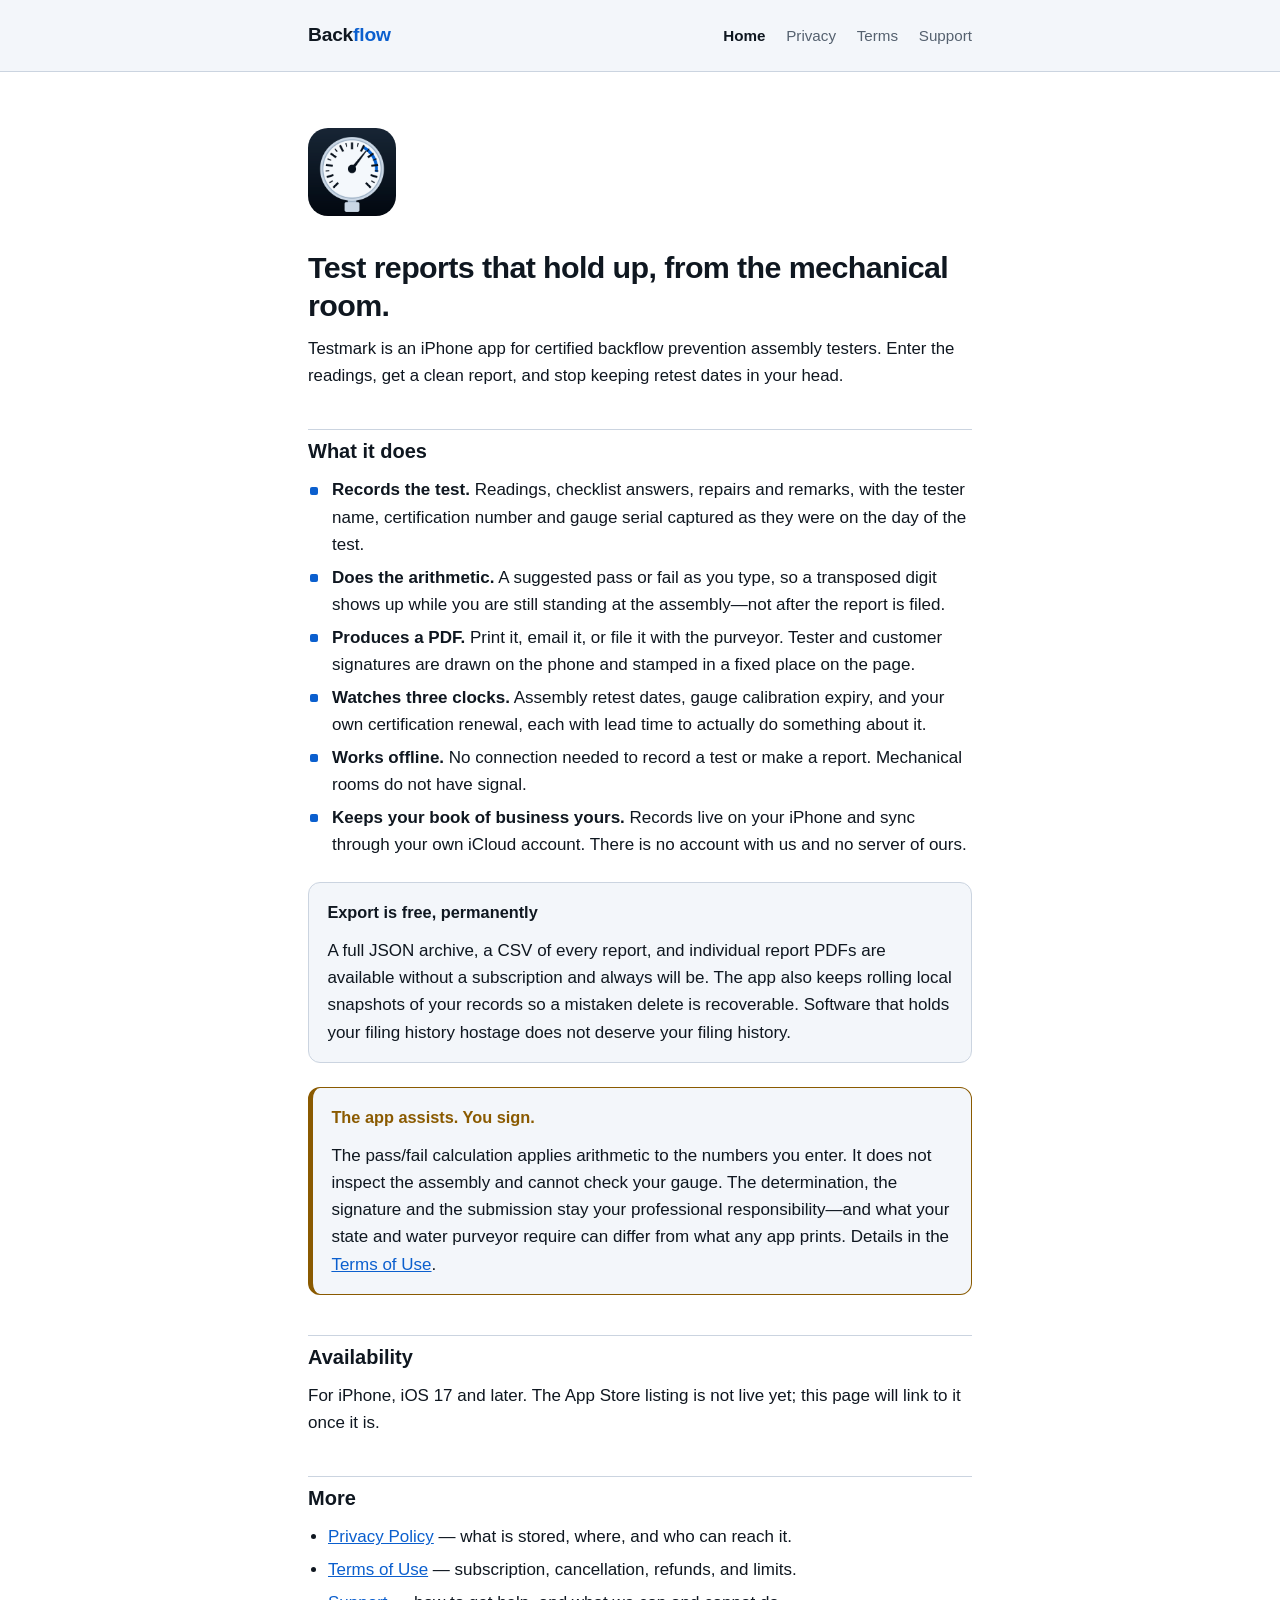
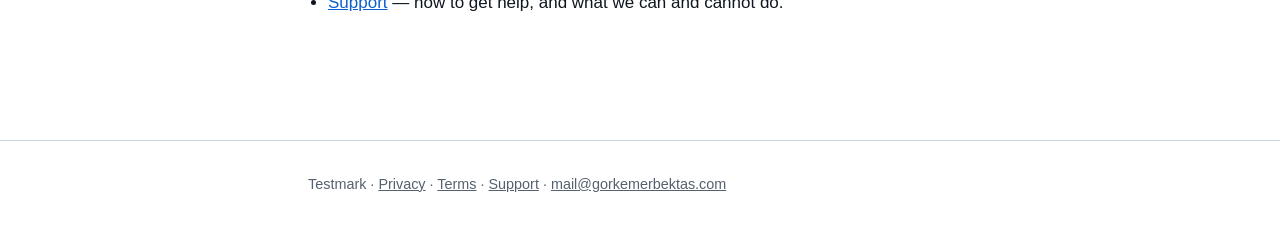
<file: index.html>
<!DOCTYPE html>
<html lang="en">
<head>
<meta charset="utf-8">
<meta name="viewport" content="width=device-width, initial-scale=1">
<title>Testmark — test reports for certified testers</title>
<meta name="description" content="Record a backflow test, get a printable report, and never miss a retest date. Works offline. Your records stay yours.">
<link rel="icon" href="icon.png">
<link rel="apple-touch-icon" href="icon.png">
<link rel="stylesheet" href="style.css">
</head>
<body>

<header class="site">
  <div class="wrap">
    <a class="brand" href="index.html">Back<span>flow</span></a>
    <nav class="site">
      <a href="index.html" aria-current="page">Home</a>
      <a href="privacy.html">Privacy</a>
      <a href="terms.html">Terms</a>
      <a href="support.html">Support</a>
    </nav>
  </div>
</header>

<main class="wrap">

<img src="icon.png" alt="" width="88" height="88"
     style="border-radius:20px;margin-top:2rem;display:block;">

<h1>Test reports that hold up, from the mechanical room.</h1>

<p class="lede">
  Testmark is an iPhone app for certified backflow prevention assembly testers. Enter the
  readings, get a clean report, and stop keeping retest dates in your head.
</p>

<h2>What it does</h2>
<ul class="features">
  <li><strong>Records the test.</strong> Readings, checklist answers, repairs and remarks, with
      the tester name, certification number and gauge serial captured as they were on the
      day of the test.</li>
  <li><strong>Does the arithmetic.</strong> A suggested pass or fail as you type, so a
      transposed digit shows up while you are still standing at the assembly&mdash;not after
      the report is filed.</li>
  <li><strong>Produces a PDF.</strong> Print it, email it, or file it with the purveyor. Tester
      and customer signatures are drawn on the phone and stamped in a fixed place on the
      page.</li>
  <li><strong>Watches three clocks.</strong> Assembly retest dates, gauge calibration expiry,
      and your own certification renewal, each with lead time to actually do something
      about it.</li>
  <li><strong>Works offline.</strong> No connection needed to record a test or make a report.
      Mechanical rooms do not have signal.</li>
  <li><strong>Keeps your book of business yours.</strong> Records live on your iPhone and sync
      through your own iCloud account. There is no account with us and no server of ours.</li>
</ul>

<div class="card">
  <h3>Export is free, permanently</h3>
  <p>
    A full JSON archive, a CSV of every report, and individual report PDFs are available
    without a subscription and always will be. The app also keeps rolling local snapshots
    of your records so a mistaken delete is recoverable. Software that holds your filing
    history hostage does not deserve your filing history.
  </p>
</div>

<div class="card important">
  <h3>The app assists. You sign.</h3>
  <p>
    The pass/fail calculation applies arithmetic to the numbers you enter. It does not
    inspect the assembly and cannot check your gauge. The determination, the signature and
    the submission stay your professional responsibility&mdash;and what your state and water
    purveyor require can differ from what any app prints. Details in the
    <a href="terms.html">Terms of Use</a>.
  </p>
</div>

<h2>Availability</h2>
<p>
  For iPhone, iOS 17 and later. The App Store listing is not live yet; this page will link
  to it once it is.
</p>

<h2>More</h2>
<ul>
  <li><a href="privacy.html">Privacy Policy</a> &mdash; what is stored, where, and who can reach it.</li>
  <li><a href="terms.html">Terms of Use</a> &mdash; subscription, cancellation, refunds, and limits.</li>
  <li><a href="support.html">Support</a> &mdash; how to get help, and what we can and cannot do.</li>
</ul>

</main>

<footer class="site">
  <div class="wrap">
    <p>
      Testmark &middot;
      <a href="privacy.html">Privacy</a> &middot;
      <a href="terms.html">Terms</a> &middot;
      <a href="support.html">Support</a> &middot;
      <a href="mailto:mail@gorkemerbektas.com">mail@gorkemerbektas.com</a>
    </p>
  </div>
</footer>

</body>
</html>
</file>
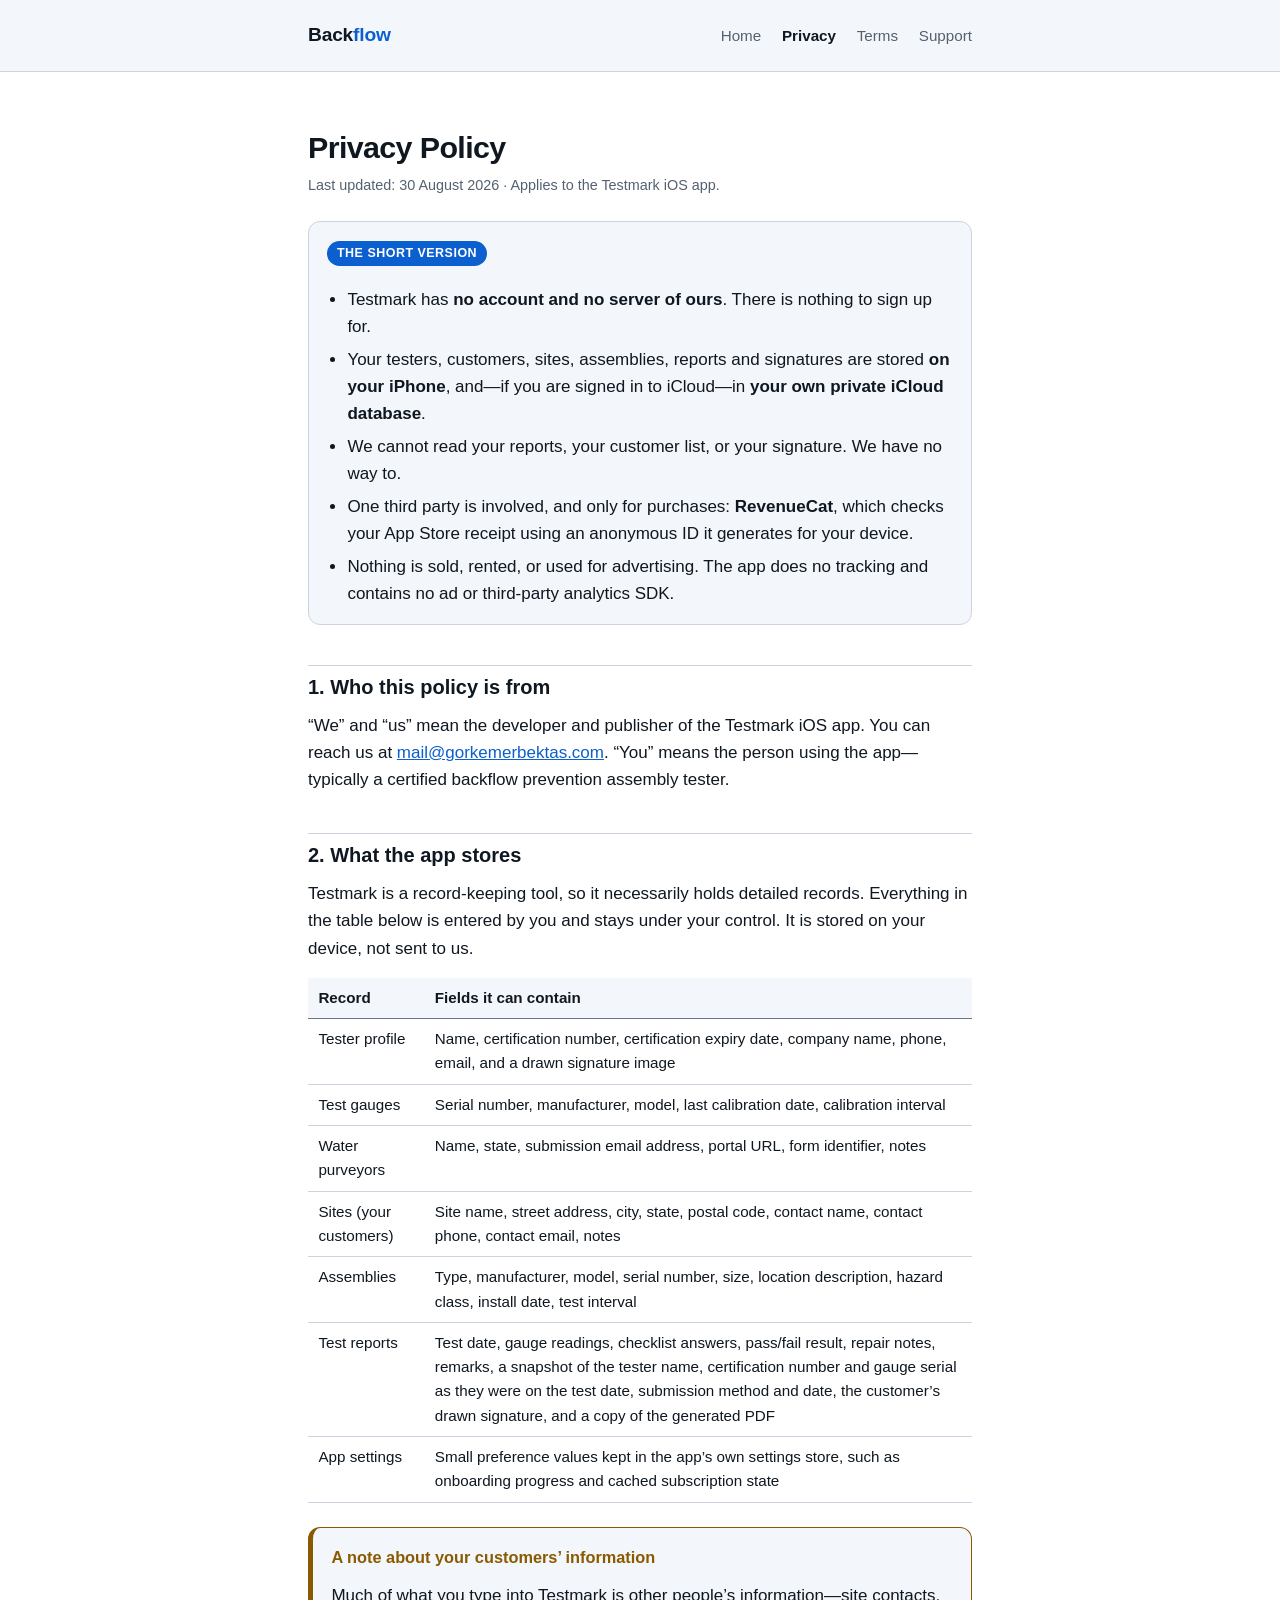
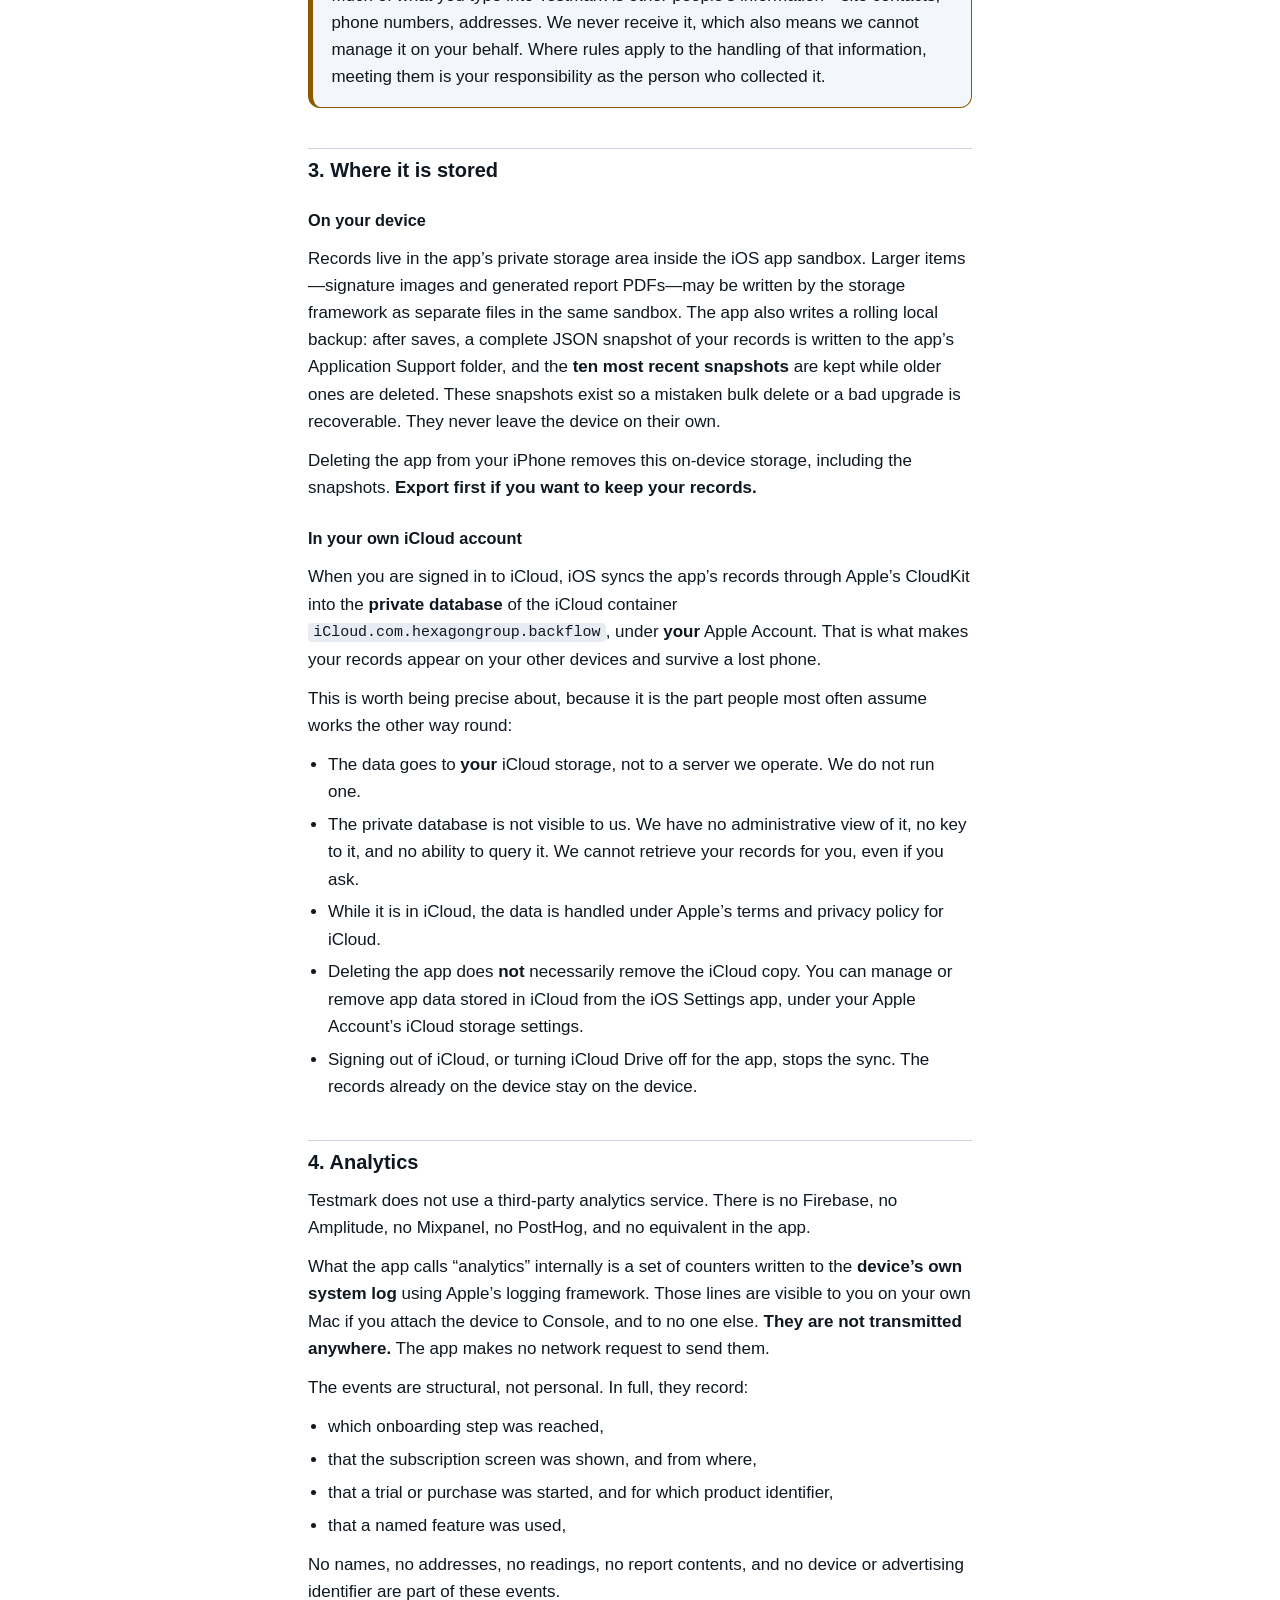
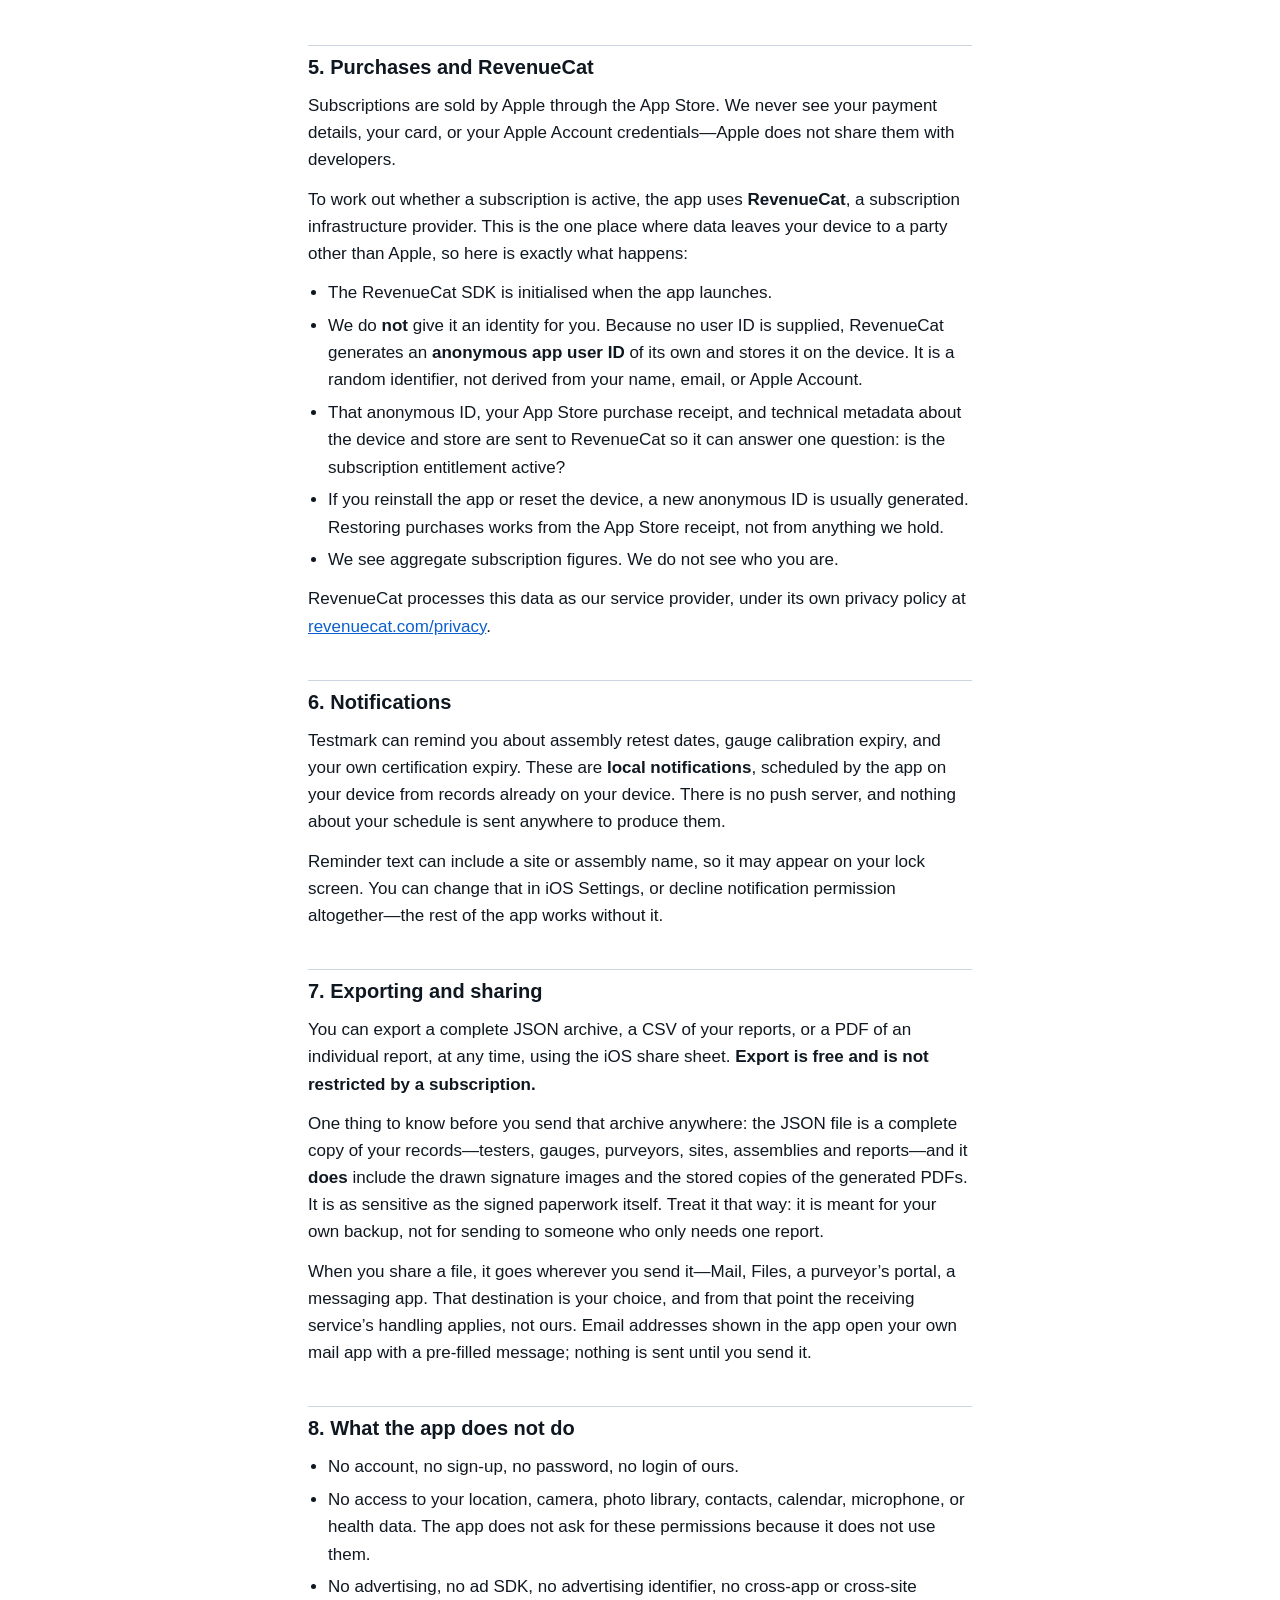
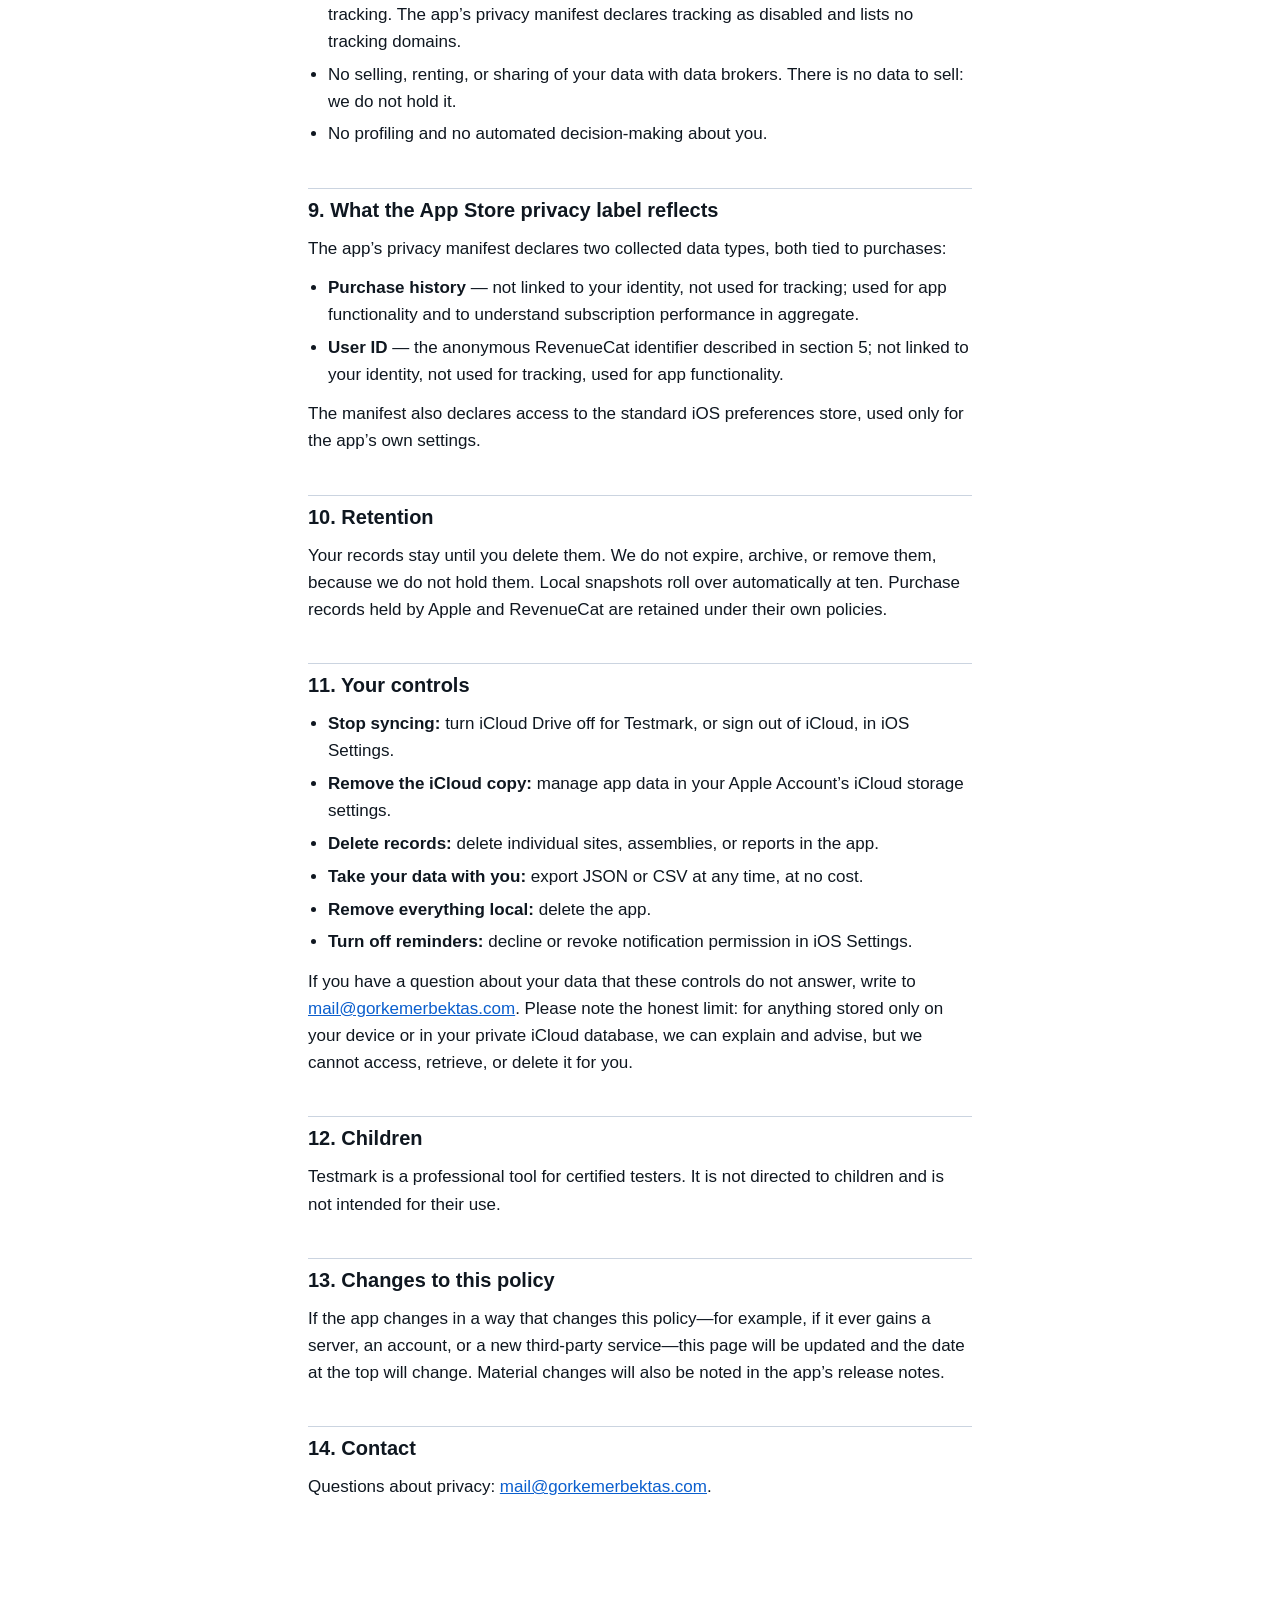
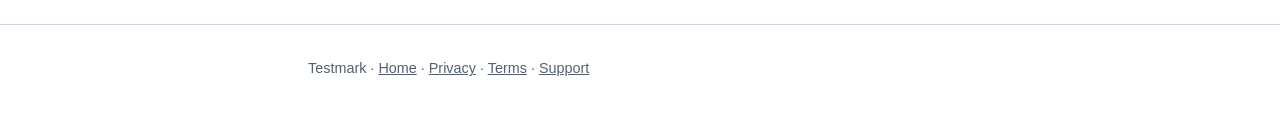
<file: privacy.html>
<!DOCTYPE html>
<html lang="en">
<head>
<meta charset="utf-8">
<meta name="viewport" content="width=device-width, initial-scale=1">
<title>Privacy Policy — Testmark</title>
<meta name="description" content="What Testmark stores, where it is stored, and who can reach it.">
<link rel="stylesheet" href="style.css">
</head>
<body>

<!--
  NOT LEGAL ADVICE. This page was written from the app's actual source code so
  that every statement below is verifiable, but it has NOT been reviewed by a
  lawyer. Have counsel review it before the App Store submission, and again if
  the app ever gains a server, an account system, or a third-party SDK.

  Two placeholders a lawyer or the publisher must settle:
    1. The legal entity name of the publisher (this page says "we" and gives a
       contact address instead of naming an entity).
    2. Whether a governing-law / data-transfer section is required for the
       markets this app is sold in.
-->

<header class="site">
  <div class="wrap">
    <a class="brand" href="index.html">Back<span>flow</span></a>
    <nav class="site">
      <a href="index.html">Home</a>
      <a href="privacy.html" aria-current="page">Privacy</a>
      <a href="terms.html">Terms</a>
      <a href="support.html">Support</a>
    </nav>
  </div>
</header>

<main class="wrap">

<h1>Privacy Policy</h1>
<p class="updated">Last updated: 30 August 2026 &middot; Applies to the Testmark iOS app.</p>

<div class="card">
  <span class="pill">The short version</span>
  <ul>
    <li>Testmark has <strong>no account and no server of ours</strong>. There is nothing to sign up for.</li>
    <li>Your testers, customers, sites, assemblies, reports and signatures are stored <strong>on your iPhone</strong>, and&mdash;if you are signed in to iCloud&mdash;in <strong>your own private iCloud database</strong>.</li>
    <li>We cannot read your reports, your customer list, or your signature. We have no way to.</li>
    <li>One third party is involved, and only for purchases: <strong>RevenueCat</strong>, which checks your App Store receipt using an anonymous ID it generates for your device.</li>
    <li>Nothing is sold, rented, or used for advertising. The app does no tracking and contains no ad or third-party analytics SDK.</li>
  </ul>
</div>

<h2>1. Who this policy is from</h2>
<p>
  &ldquo;We&rdquo; and &ldquo;us&rdquo; mean the developer and publisher of the Testmark iOS app.
  You can reach us at <a href="mailto:mail@gorkemerbektas.com">mail@gorkemerbektas.com</a>.
  &ldquo;You&rdquo; means the person using the app&mdash;typically a certified backflow prevention
  assembly tester.
</p>

<h2>2. What the app stores</h2>
<p>
  Testmark is a record-keeping tool, so it necessarily holds detailed records. Everything
  in the table below is entered by you and stays under your control. It is stored on your
  device, not sent to us.
</p>

<div class="table-scroll">
<table>
  <thead>
    <tr><th>Record</th><th>Fields it can contain</th></tr>
  </thead>
  <tbody>
    <tr>
      <td>Tester profile</td>
      <td>Name, certification number, certification expiry date, company name, phone, email, and a drawn signature image</td>
    </tr>
    <tr>
      <td>Test gauges</td>
      <td>Serial number, manufacturer, model, last calibration date, calibration interval</td>
    </tr>
    <tr>
      <td>Water purveyors</td>
      <td>Name, state, submission email address, portal URL, form identifier, notes</td>
    </tr>
    <tr>
      <td>Sites (your customers)</td>
      <td>Site name, street address, city, state, postal code, contact name, contact phone, contact email, notes</td>
    </tr>
    <tr>
      <td>Assemblies</td>
      <td>Type, manufacturer, model, serial number, size, location description, hazard class, install date, test interval</td>
    </tr>
    <tr>
      <td>Test reports</td>
      <td>Test date, gauge readings, checklist answers, pass/fail result, repair notes, remarks, a snapshot of the tester name, certification number and gauge serial as they were on the test date, submission method and date, the customer&rsquo;s drawn signature, and a copy of the generated PDF</td>
    </tr>
    <tr>
      <td>App settings</td>
      <td>Small preference values kept in the app&rsquo;s own settings store, such as onboarding progress and cached subscription state</td>
    </tr>
  </tbody>
</table>
</div>

<div class="card important">
  <h3>A note about your customers&rsquo; information</h3>
  <p>
    Much of what you type into Testmark is other people&rsquo;s information&mdash;site contacts,
    phone numbers, addresses. We never receive it, which also means we cannot manage it on
    your behalf. Where rules apply to the handling of that information, meeting them is
    your responsibility as the person who collected it.
  </p>
</div>

<h2>3. Where it is stored</h2>
<h3>On your device</h3>
<p>
  Records live in the app&rsquo;s private storage area inside the iOS app sandbox. Larger
  items&mdash;signature images and generated report PDFs&mdash;may be written by the storage
  framework as separate files in the same sandbox. The app also writes a rolling
  local backup: after saves, a complete JSON snapshot of your records is written to the
  app&rsquo;s Application Support folder, and the <strong>ten most recent snapshots</strong> are kept
  while older ones are deleted. These snapshots exist so a mistaken bulk delete or a bad
  upgrade is recoverable. They never leave the device on their own.
</p>
<p>
  Deleting the app from your iPhone removes this on-device storage, including the
  snapshots. <strong>Export first if you want to keep your records.</strong>
</p>

<h3>In your own iCloud account</h3>
<p>
  When you are signed in to iCloud, iOS syncs the app&rsquo;s records through Apple&rsquo;s CloudKit
  into the <strong>private database</strong> of the iCloud container
  <code>iCloud.com.hexagongroup.backflow</code>, under <strong>your</strong> Apple Account. That is
  what makes your records appear on your other devices and survive a lost phone.
</p>
<p>
  This is worth being precise about, because it is the part people most often assume works
  the other way round:
</p>
<ul>
  <li>The data goes to <strong>your</strong> iCloud storage, not to a server we operate. We do not
      run one.</li>
  <li>The private database is not visible to us. We have no administrative view of it, no
      key to it, and no ability to query it. We cannot retrieve your records for you, even
      if you ask.</li>
  <li>While it is in iCloud, the data is handled under Apple&rsquo;s terms and privacy policy
      for iCloud.</li>
  <li>Deleting the app does <strong>not</strong> necessarily remove the iCloud copy. You can manage
      or remove app data stored in iCloud from the iOS Settings app, under your Apple
      Account&rsquo;s iCloud storage settings.</li>
  <li>Signing out of iCloud, or turning iCloud Drive off for the app, stops the sync. The
      records already on the device stay on the device.</li>
</ul>

<h2>4. Analytics</h2>
<p>
  Testmark does not use a third-party analytics service. There is no Firebase, no
  Amplitude, no Mixpanel, no PostHog, and no equivalent in the app.
</p>
<p>
  What the app calls &ldquo;analytics&rdquo; internally is a set of counters written to the
  <strong>device&rsquo;s own system log</strong> using Apple&rsquo;s logging framework. Those lines are
  visible to you on your own Mac if you attach the device to Console, and to no one else.
  <strong>They are not transmitted anywhere.</strong> The app makes no network request to send them.
</p>
<p>The events are structural, not personal. In full, they record:</p>
<ul>
  <li>which onboarding step was reached,</li>
  <li>that the subscription screen was shown, and from where,</li>
  <li>that a trial or purchase was started, and for which product identifier,</li>
  <li>that a named feature was used,</li>
</ul>
<p>
  No names, no addresses, no readings, no report contents, and no device or advertising
  identifier are part of these events.
</p>

<h2>5. Purchases and RevenueCat</h2>
<p>
  Subscriptions are sold by Apple through the App Store. We never see your payment
  details, your card, or your Apple Account credentials&mdash;Apple does not share them with
  developers.
</p>
<p>
  To work out whether a subscription is active, the app uses
  <strong>RevenueCat</strong>, a subscription infrastructure provider. This is the one place
  where data leaves your device to a party other than Apple, so here is exactly what
  happens:
</p>
<ul>
  <li>The RevenueCat SDK is initialised when the app launches.</li>
  <li>We do <strong>not</strong> give it an identity for you. Because no user ID is supplied,
      RevenueCat generates an <strong>anonymous app user ID</strong> of its own and stores it on
      the device. It is a random identifier, not derived from your name, email, or Apple
      Account.</li>
  <li>That anonymous ID, your App Store purchase receipt, and technical metadata about the
      device and store are sent to RevenueCat so it can answer one question: is the
      subscription entitlement active?</li>
  <li>If you reinstall the app or reset the device, a new anonymous ID is usually
      generated. Restoring purchases works from the App Store receipt, not from anything
      we hold.</li>
  <li>We see aggregate subscription figures. We do not see who you are.</li>
</ul>
<p>
  RevenueCat processes this data as our service provider, under its own privacy policy at
  <a href="https://www.revenuecat.com/privacy/" rel="noopener">revenuecat.com/privacy</a>.
</p>

<h2>6. Notifications</h2>
<p>
  Testmark can remind you about assembly retest dates, gauge calibration expiry, and your
  own certification expiry. These are <strong>local notifications</strong>, scheduled by the app on
  your device from records already on your device. There is no push server, and nothing
  about your schedule is sent anywhere to produce them.
</p>
<p>
  Reminder text can include a site or assembly name, so it may appear on your lock screen.
  You can change that in iOS Settings, or decline notification permission altogether&mdash;the
  rest of the app works without it.
</p>

<h2>7. Exporting and sharing</h2>
<p>
  You can export a complete JSON archive, a CSV of your reports, or a PDF of an individual
  report, at any time, using the iOS share sheet. <strong>Export is free and is not restricted
  by a subscription.</strong>
</p>
<p>
  One thing to know before you send that archive anywhere: the JSON file is a complete copy of
  your records&mdash;testers, gauges, purveyors, sites, assemblies and reports&mdash;and it
  <strong>does</strong> include the drawn signature images and the stored copies of the generated
  PDFs. It is as sensitive as the signed paperwork itself. Treat it that way: it is meant for your
  own backup, not for sending to someone who only needs one report.
</p>
<p>
  When you share a file, it goes wherever you send it&mdash;Mail, Files, a purveyor&rsquo;s portal,
  a messaging app. That destination is your choice, and from that point the receiving
  service&rsquo;s handling applies, not ours. Email addresses shown in the app open your own
  mail app with a pre-filled message; nothing is sent until you send it.
</p>

<h2>8. What the app does not do</h2>
<ul>
  <li>No account, no sign-up, no password, no login of ours.</li>
  <li>No access to your location, camera, photo library, contacts, calendar, microphone, or
      health data. The app does not ask for these permissions because it does not use them.</li>
  <li>No advertising, no ad SDK, no advertising identifier, no cross-app or cross-site
      tracking. The app&rsquo;s privacy manifest declares tracking as disabled and lists no
      tracking domains.</li>
  <li>No selling, renting, or sharing of your data with data brokers. There is no data to
      sell: we do not hold it.</li>
  <li>No profiling and no automated decision-making about you.</li>
</ul>

<h2>9. What the App Store privacy label reflects</h2>
<p>The app&rsquo;s privacy manifest declares two collected data types, both tied to purchases:</p>
<ul>
  <li><strong>Purchase history</strong> &mdash; not linked to your identity, not used for tracking;
      used for app functionality and to understand subscription performance in aggregate.</li>
  <li><strong>User ID</strong> &mdash; the anonymous RevenueCat identifier described in section 5;
      not linked to your identity, not used for tracking, used for app functionality.</li>
</ul>
<p>
  The manifest also declares access to the standard iOS preferences store, used only for
  the app&rsquo;s own settings.
</p>

<h2>10. Retention</h2>
<p>
  Your records stay until you delete them. We do not expire, archive, or remove them,
  because we do not hold them. Local snapshots roll over automatically at ten. Purchase
  records held by Apple and RevenueCat are retained under their own policies.
</p>

<h2>11. Your controls</h2>
<ul>
  <li><strong>Stop syncing:</strong> turn iCloud Drive off for Testmark, or sign out of iCloud,
      in iOS Settings.</li>
  <li><strong>Remove the iCloud copy:</strong> manage app data in your Apple Account&rsquo;s iCloud
      storage settings.</li>
  <li><strong>Delete records:</strong> delete individual sites, assemblies, or reports in the app.</li>
  <li><strong>Take your data with you:</strong> export JSON or CSV at any time, at no cost.</li>
  <li><strong>Remove everything local:</strong> delete the app.</li>
  <li><strong>Turn off reminders:</strong> decline or revoke notification permission in iOS Settings.</li>
</ul>
<p>
  If you have a question about your data that these controls do not answer, write to
  <a href="mailto:mail@gorkemerbektas.com">mail@gorkemerbektas.com</a>. Please note the honest
  limit: for anything stored only on your device or in your private iCloud database, we can
  explain and advise, but we cannot access, retrieve, or delete it for you.
</p>

<h2>12. Children</h2>
<p>
  Testmark is a professional tool for certified testers. It is not directed to children and
  is not intended for their use.
</p>

<h2>13. Changes to this policy</h2>
<p>
  If the app changes in a way that changes this policy&mdash;for example, if it ever gains a
  server, an account, or a new third-party service&mdash;this page will be updated and the
  date at the top will change. Material changes will also be noted in the app&rsquo;s release
  notes.
</p>

<h2>14. Contact</h2>
<p>
  Questions about privacy: <a href="mailto:mail@gorkemerbektas.com">mail@gorkemerbektas.com</a>.
</p>

</main>

<footer class="site">
  <div class="wrap">
    <p>
      Testmark &middot;
      <a href="index.html">Home</a> &middot;
      <a href="privacy.html">Privacy</a> &middot;
      <a href="terms.html">Terms</a> &middot;
      <a href="support.html">Support</a>
    </p>
  </div>
</footer>

</body>
</html>
</file>
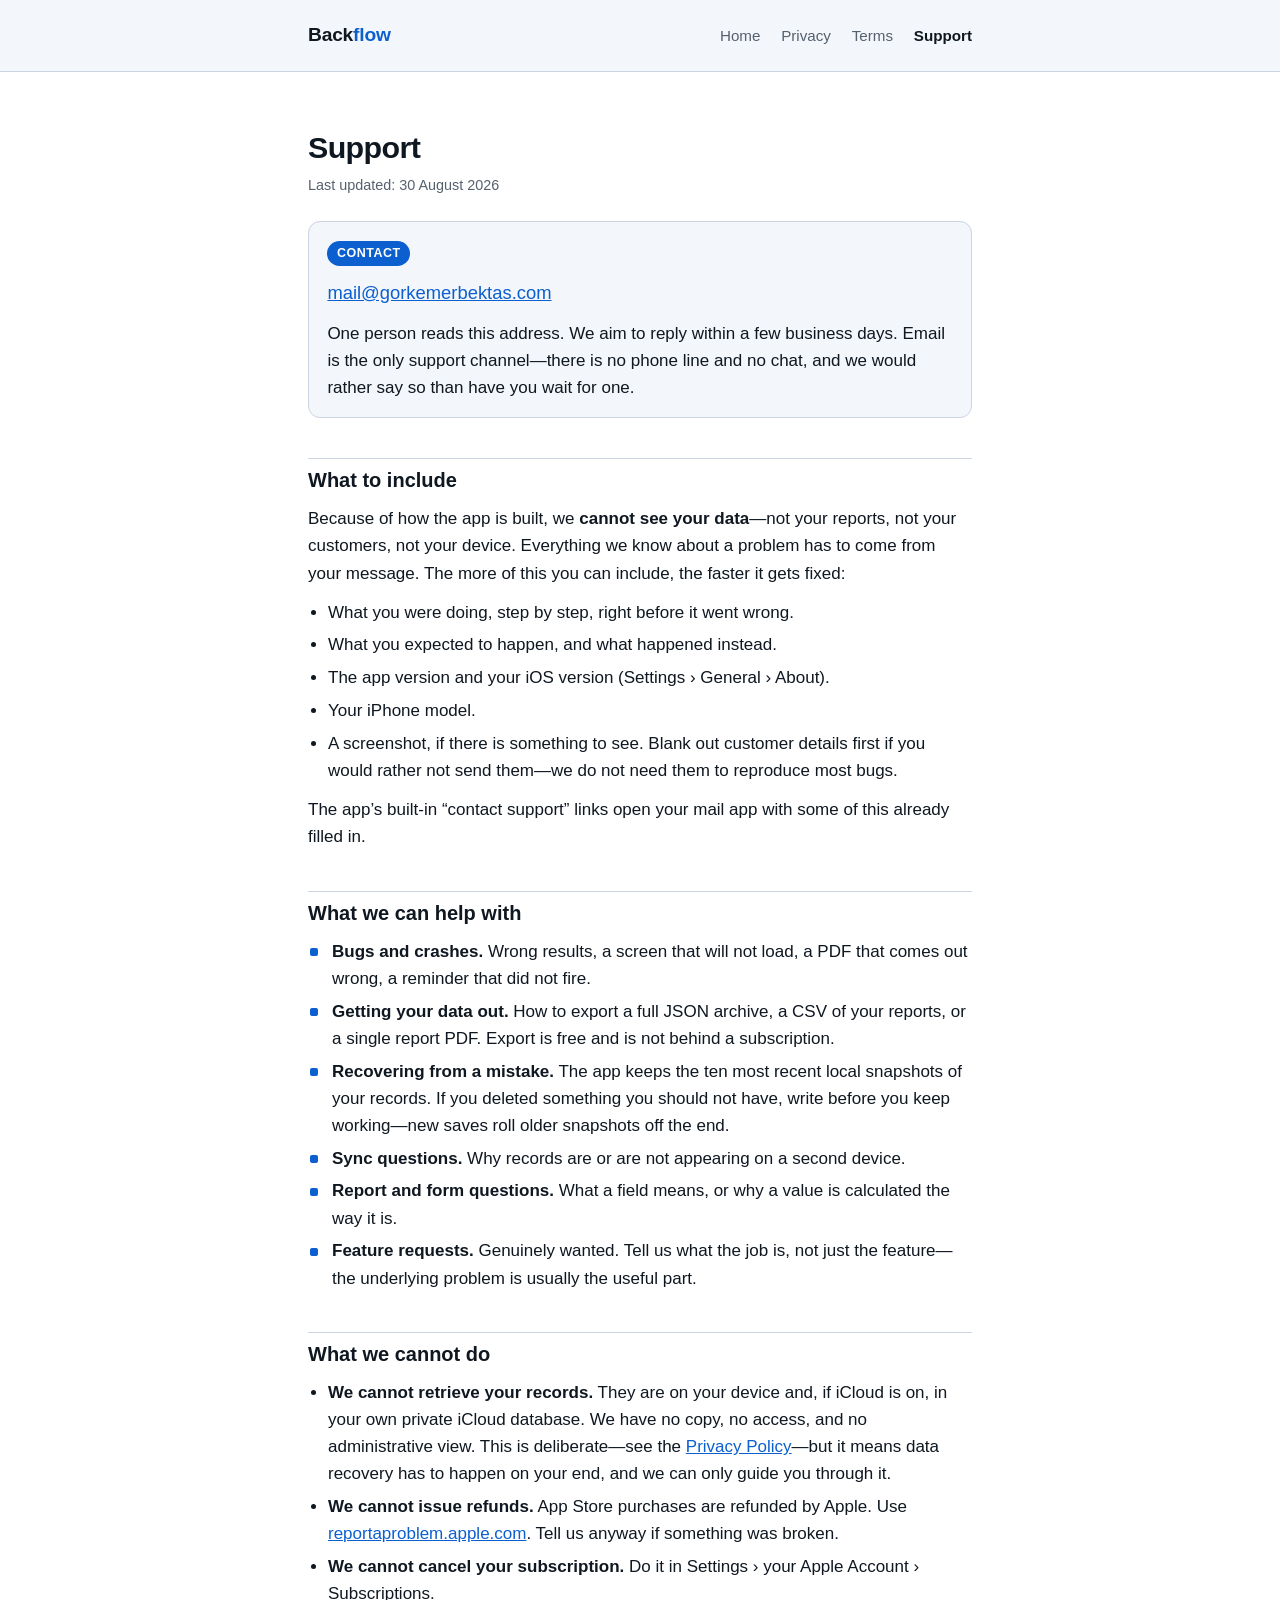
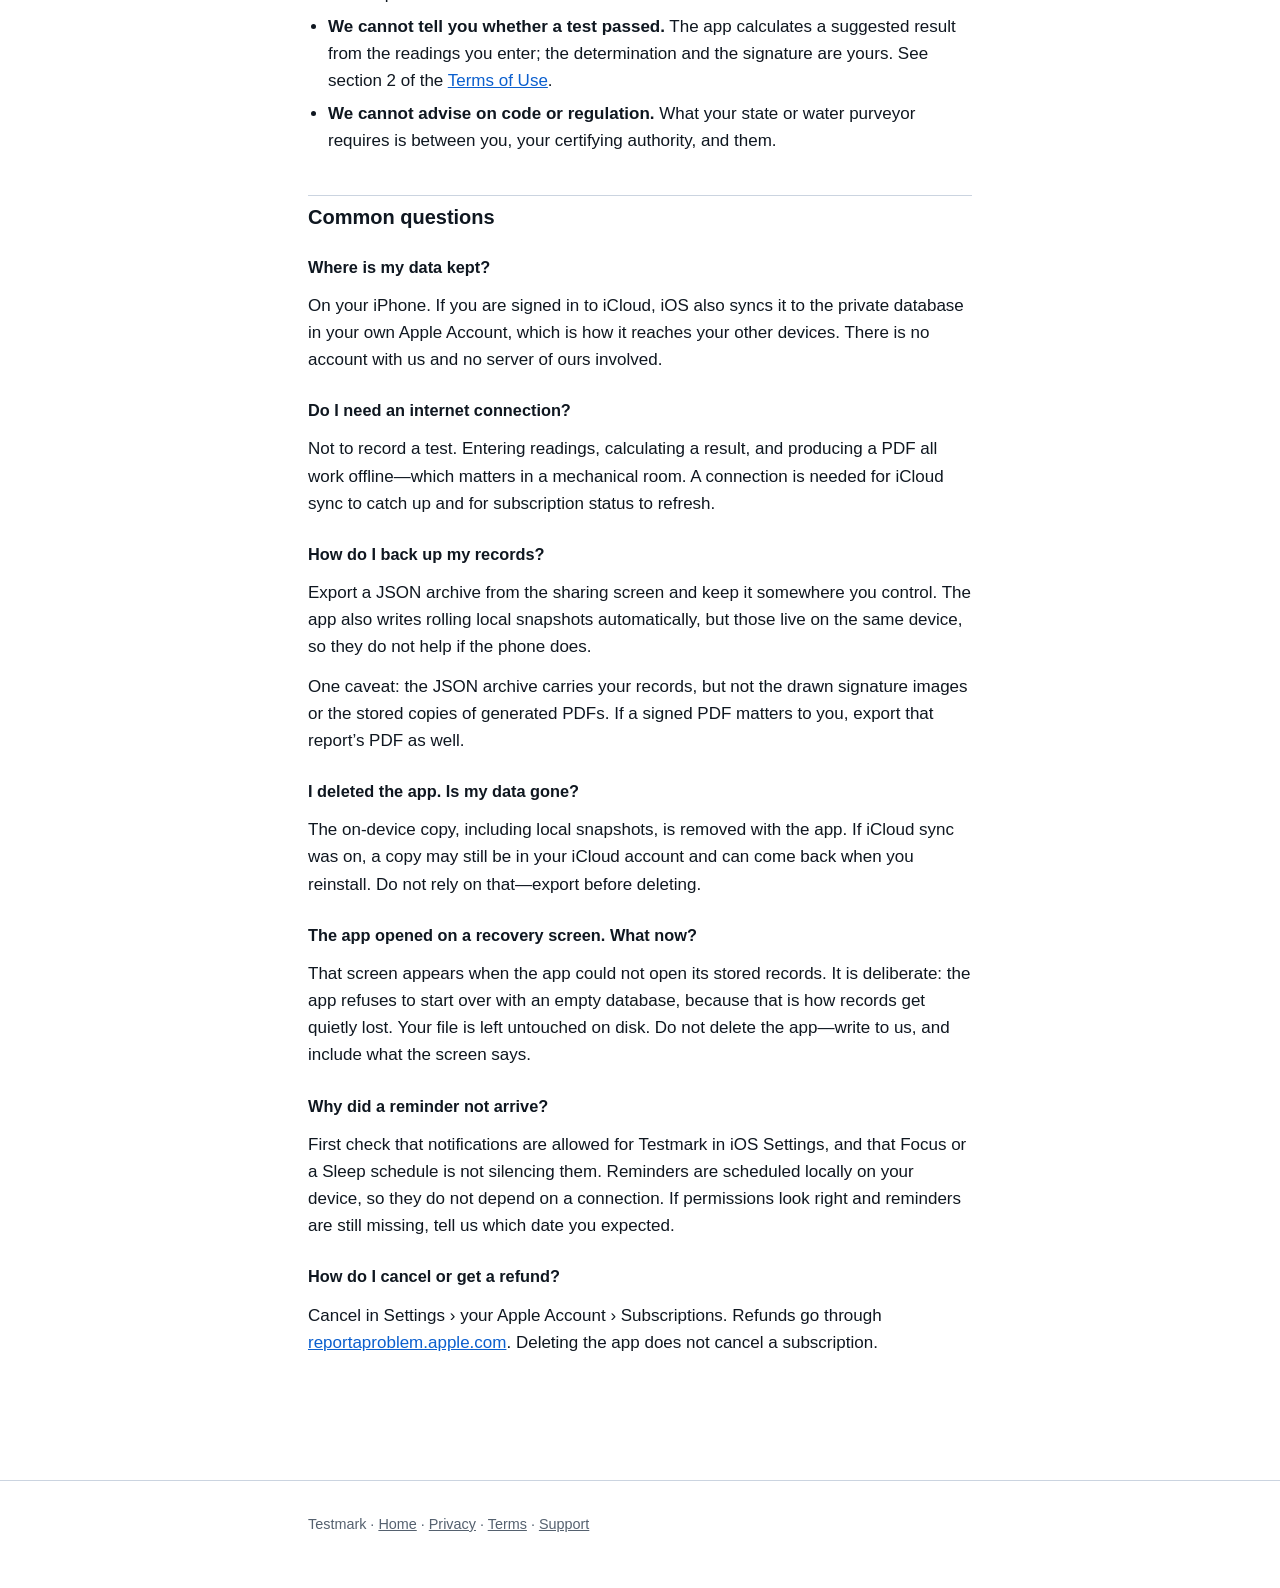
<file: support.html>
<!DOCTYPE html>
<html lang="en">
<head>
<meta charset="utf-8">
<meta name="viewport" content="width=device-width, initial-scale=1">
<title>Support — Testmark</title>
<meta name="description" content="How to get help with Testmark, and what we can and cannot do for you.">
<link rel="stylesheet" href="style.css">
</head>
<body>

<header class="site">
  <div class="wrap">
    <a class="brand" href="index.html">Back<span>flow</span></a>
    <nav class="site">
      <a href="index.html">Home</a>
      <a href="privacy.html">Privacy</a>
      <a href="terms.html">Terms</a>
      <a href="support.html" aria-current="page">Support</a>
    </nav>
  </div>
</header>

<main class="wrap">

<h1>Support</h1>
<p class="updated">Last updated: 30 August 2026</p>

<div class="card">
  <span class="pill">Contact</span>
  <p style="font-size:1.15rem;margin-top:0.25rem;">
    <a href="mailto:mail@gorkemerbektas.com">mail@gorkemerbektas.com</a>
  </p>
  <p>
    One person reads this address. We aim to reply within a few business days. Email is the
    only support channel&mdash;there is no phone line and no chat, and we would rather say so
    than have you wait for one.
  </p>
</div>

<h2>What to include</h2>
<p>
  Because of how the app is built, we <strong>cannot see your data</strong>&mdash;not your reports,
  not your customers, not your device. Everything we know about a problem has to come from
  your message. The more of this you can include, the faster it gets fixed:
</p>
<ul>
  <li>What you were doing, step by step, right before it went wrong.</li>
  <li>What you expected to happen, and what happened instead.</li>
  <li>The app version and your iOS version (Settings &rsaquo; General &rsaquo; About).</li>
  <li>Your iPhone model.</li>
  <li>A screenshot, if there is something to see. Blank out customer details first if you
      would rather not send them&mdash;we do not need them to reproduce most bugs.</li>
</ul>
<p>
  The app&rsquo;s built-in &ldquo;contact support&rdquo; links open your mail app with some of this
  already filled in.
</p>

<h2>What we can help with</h2>
<ul class="features">
  <li><strong>Bugs and crashes.</strong> Wrong results, a screen that will not load, a PDF that
      comes out wrong, a reminder that did not fire.</li>
  <li><strong>Getting your data out.</strong> How to export a full JSON archive, a CSV of your
      reports, or a single report PDF. Export is free and is not behind a subscription.</li>
  <li><strong>Recovering from a mistake.</strong> The app keeps the ten most recent local
      snapshots of your records. If you deleted something you should not have, write before
      you keep working&mdash;new saves roll older snapshots off the end.</li>
  <li><strong>Sync questions.</strong> Why records are or are not appearing on a second device.</li>
  <li><strong>Report and form questions.</strong> What a field means, or why a value is calculated
      the way it is.</li>
  <li><strong>Feature requests.</strong> Genuinely wanted. Tell us what the job is, not just the
      feature&mdash;the underlying problem is usually the useful part.</li>
</ul>

<h2>What we cannot do</h2>
<ul>
  <li><strong>We cannot retrieve your records.</strong> They are on your device and, if iCloud is
      on, in your own private iCloud database. We have no copy, no access, and no
      administrative view. This is deliberate&mdash;see the
      <a href="privacy.html">Privacy Policy</a>&mdash;but it means data recovery has to happen
      on your end, and we can only guide you through it.</li>
  <li><strong>We cannot issue refunds.</strong> App Store purchases are refunded by Apple. Use
      <a href="https://reportaproblem.apple.com" rel="noopener">reportaproblem.apple.com</a>.
      Tell us anyway if something was broken.</li>
  <li><strong>We cannot cancel your subscription.</strong> Do it in Settings &rsaquo; your Apple
      Account &rsaquo; Subscriptions.</li>
  <li><strong>We cannot tell you whether a test passed.</strong> The app calculates a suggested
      result from the readings you enter; the determination and the signature are yours.
      See section 2 of the <a href="terms.html">Terms of Use</a>.</li>
  <li><strong>We cannot advise on code or regulation.</strong> What your state or water purveyor
      requires is between you, your certifying authority, and them.</li>
</ul>

<h2>Common questions</h2>

<h3>Where is my data kept?</h3>
<p>
  On your iPhone. If you are signed in to iCloud, iOS also syncs it to the private database
  in your own Apple Account, which is how it reaches your other devices. There is no
  account with us and no server of ours involved.
</p>

<h3>Do I need an internet connection?</h3>
<p>
  Not to record a test. Entering readings, calculating a result, and producing a PDF all
  work offline&mdash;which matters in a mechanical room. A connection is needed for iCloud
  sync to catch up and for subscription status to refresh.
</p>

<h3>How do I back up my records?</h3>
<p>
  Export a JSON archive from the sharing screen and keep it somewhere you control. The app
  also writes rolling local snapshots automatically, but those live on the same device, so
  they do not help if the phone does.
</p>
<p>
  One caveat: the JSON archive carries your records, but not the drawn signature images or
  the stored copies of generated PDFs. If a signed PDF matters to you, export that report&rsquo;s
  PDF as well.
</p>

<h3>I deleted the app. Is my data gone?</h3>
<p>
  The on-device copy, including local snapshots, is removed with the app. If iCloud sync was
  on, a copy may still be in your iCloud account and can come back when you reinstall.
  Do not rely on that&mdash;export before deleting.
</p>

<h3>The app opened on a recovery screen. What now?</h3>
<p>
  That screen appears when the app could not open its stored records. It is deliberate: the
  app refuses to start over with an empty database, because that is how records get quietly
  lost. Your file is left untouched on disk. Do not delete the app&mdash;write to us, and
  include what the screen says.
</p>

<h3>Why did a reminder not arrive?</h3>
<p>
  First check that notifications are allowed for Testmark in iOS Settings, and that Focus or
  a Sleep schedule is not silencing them. Reminders are scheduled locally on your device, so
  they do not depend on a connection. If permissions look right and reminders are still
  missing, tell us which date you expected.
</p>

<h3>How do I cancel or get a refund?</h3>
<p>
  Cancel in Settings &rsaquo; your Apple Account &rsaquo; Subscriptions. Refunds go through
  <a href="https://reportaproblem.apple.com" rel="noopener">reportaproblem.apple.com</a>.
  Deleting the app does not cancel a subscription.
</p>

</main>

<footer class="site">
  <div class="wrap">
    <p>
      Testmark &middot;
      <a href="index.html">Home</a> &middot;
      <a href="privacy.html">Privacy</a> &middot;
      <a href="terms.html">Terms</a> &middot;
      <a href="support.html">Support</a>
    </p>
  </div>
</footer>

</body>
</html>
</file>
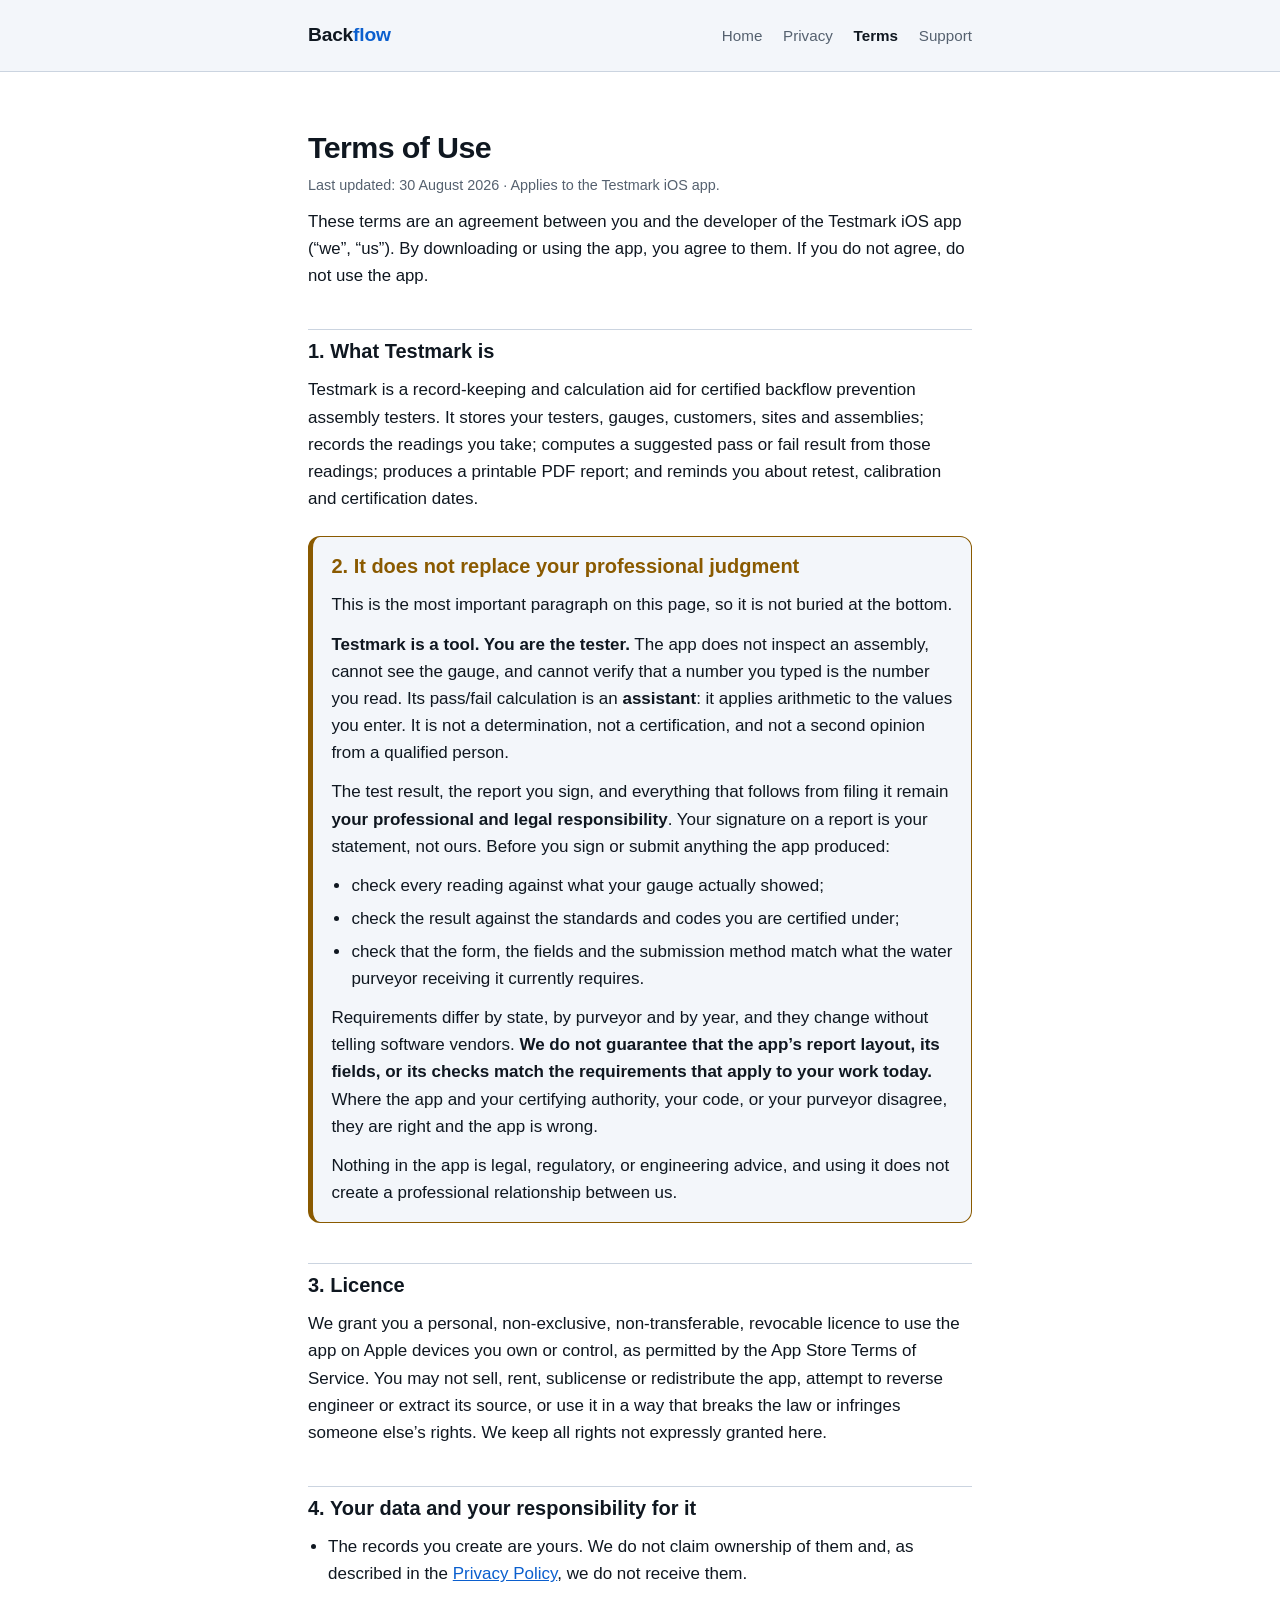
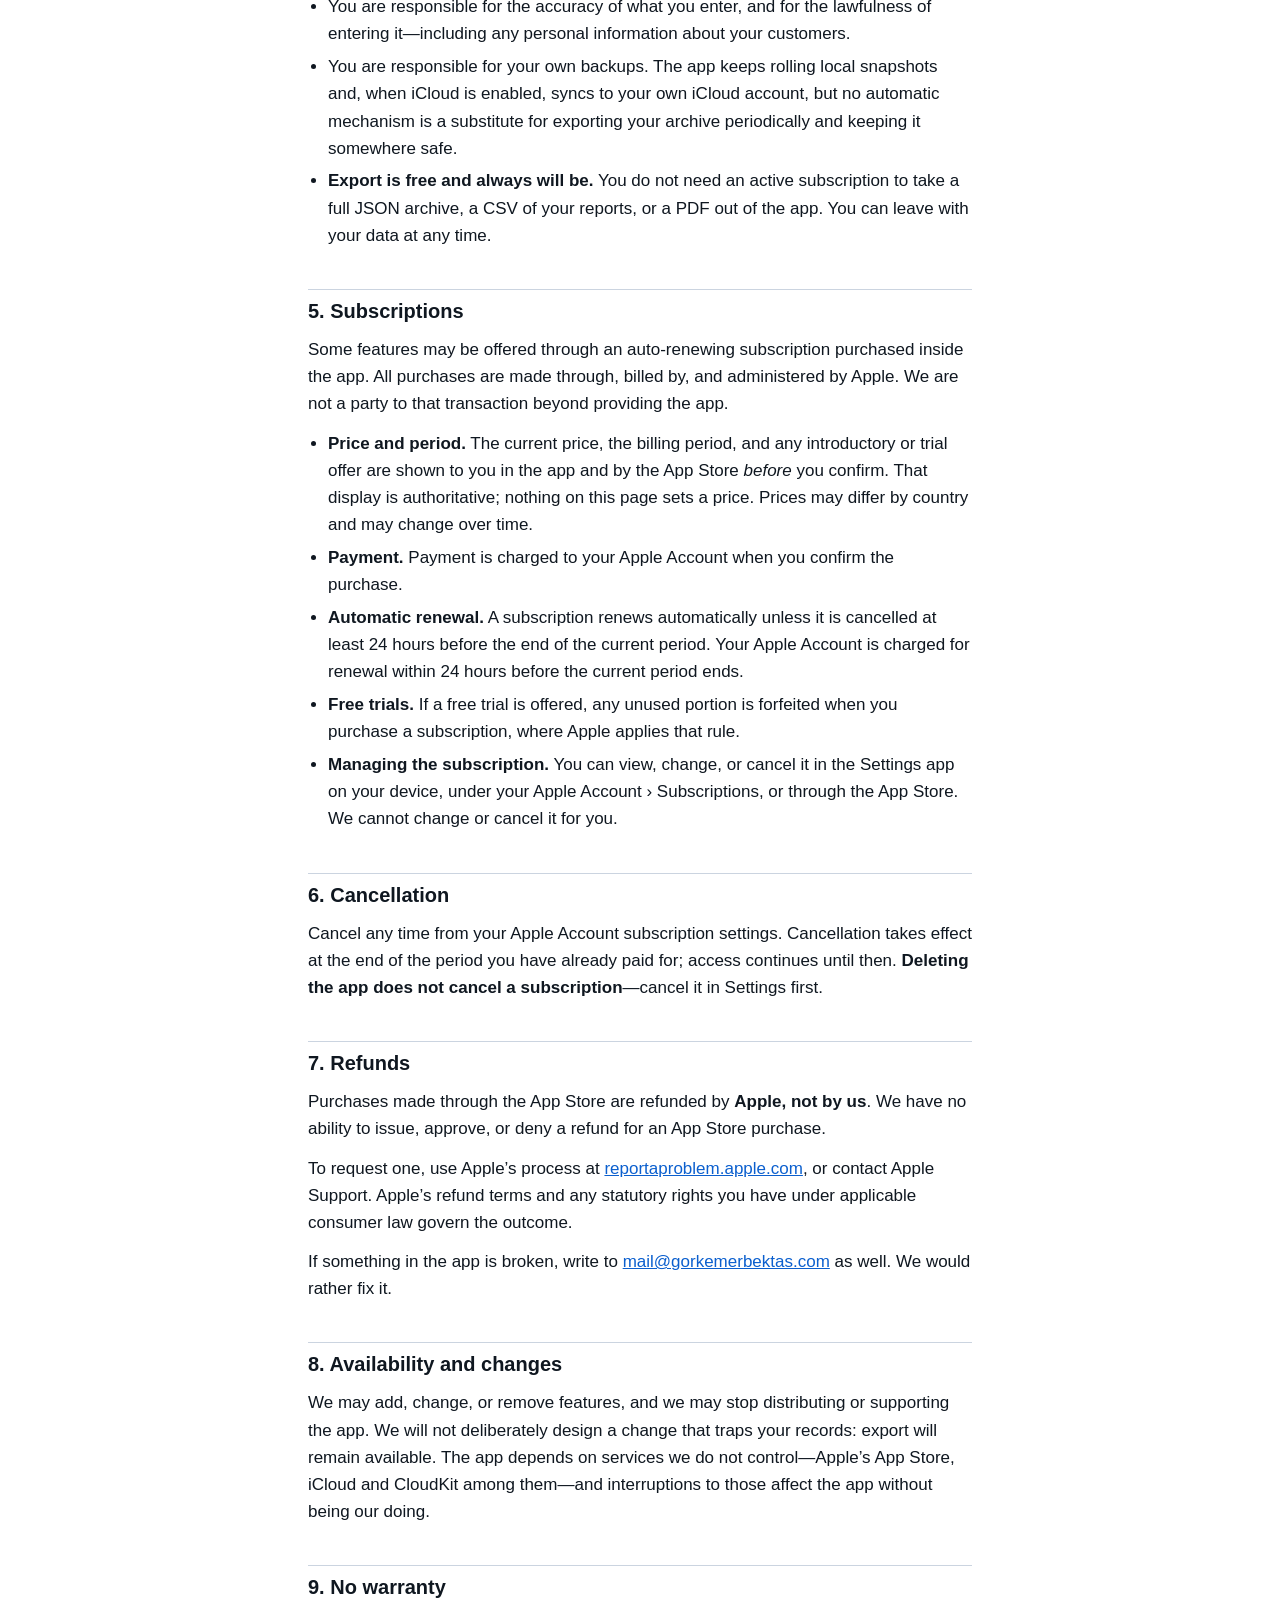
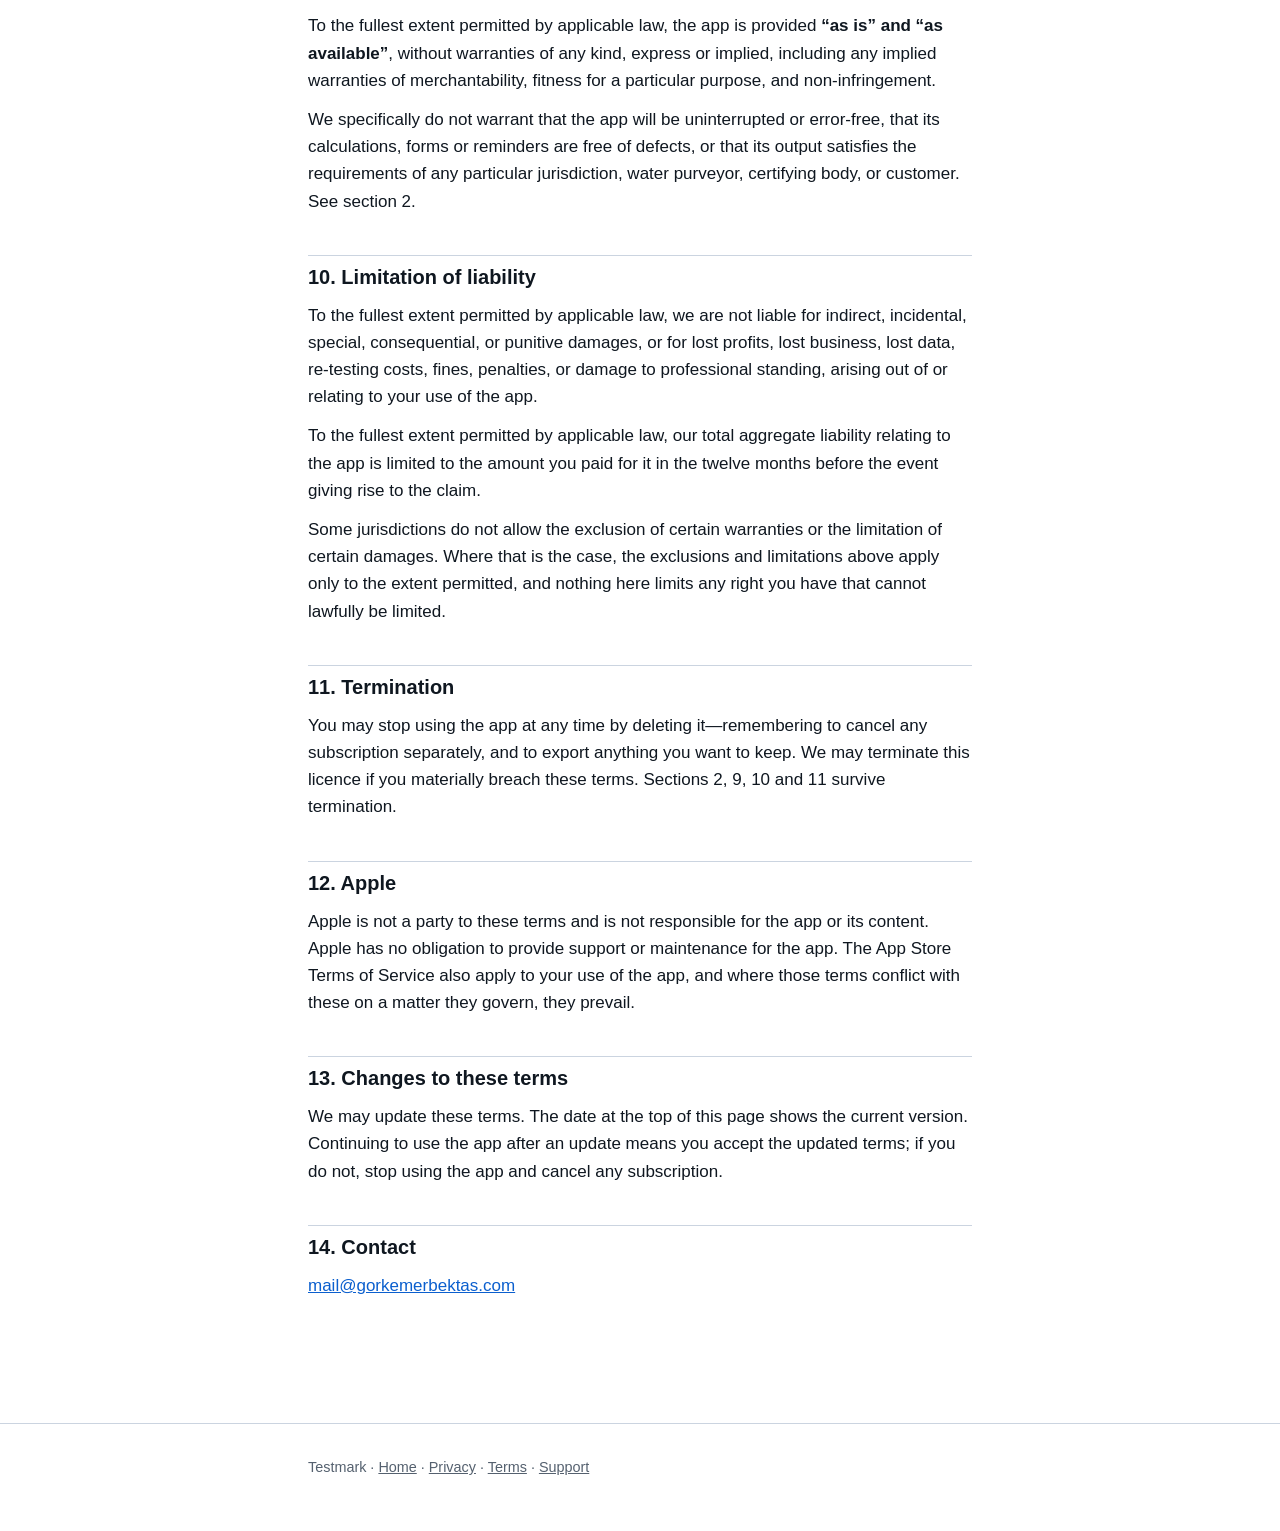
<file: terms.html>
<!DOCTYPE html>
<html lang="en">
<head>
<meta charset="utf-8">
<meta name="viewport" content="width=device-width, initial-scale=1">
<title>Terms of Use — Testmark</title>
<meta name="description" content="Subscription terms, cancellation, refunds, and the limits of what Testmark is.">
<link rel="stylesheet" href="style.css">
</head>
<body>

<!--
  NOT LEGAL ADVICE. Written in plain language from what the app actually does.
  NOT reviewed by a lawyer. Have counsel review before App Store submission.

  Deliberately left out, because getting them wrong is worse than omitting them:
    1. Governing law and venue. No jurisdiction is named anywhere in this
       document. Counsel must add the clause appropriate to the publisher's
       place of business and the markets the app is sold in.
    2. The publisher's legal entity name. The document says "we" and gives a
       contact address.
    3. Prices and billing periods. Apple displays the current price at the point
       of purchase; naming a number here would go stale and could contradict the
       App Store listing. Note that Field/SubscriptionConfig.swift currently
       still holds the previous app's product identifiers and price strings,
       which is another reason not to restate any figure here.

  Section 3 (Professional responsibility) is the most important part of this
  document for this product. Do not let it be edited down to boilerplate.
-->

<header class="site">
  <div class="wrap">
    <a class="brand" href="index.html">Back<span>flow</span></a>
    <nav class="site">
      <a href="index.html">Home</a>
      <a href="privacy.html">Privacy</a>
      <a href="terms.html" aria-current="page">Terms</a>
      <a href="support.html">Support</a>
    </nav>
  </div>
</header>

<main class="wrap">

<h1>Terms of Use</h1>
<p class="updated">Last updated: 30 August 2026 &middot; Applies to the Testmark iOS app.</p>

<p class="lede">
  These terms are an agreement between you and the developer of the Testmark iOS app
  (&ldquo;we&rdquo;, &ldquo;us&rdquo;). By downloading or using the app, you agree to them. If you
  do not agree, do not use the app.
</p>

<h2>1. What Testmark is</h2>
<p>
  Testmark is a record-keeping and calculation aid for certified backflow prevention
  assembly testers. It stores your testers, gauges, customers, sites and assemblies;
  records the readings you take; computes a suggested pass or fail result from those
  readings; produces a printable PDF report; and reminds you about retest, calibration and
  certification dates.
</p>

<div class="card important">
  <h2 style="border:0;margin-top:0;padding-top:0;">2. It does not replace your professional judgment</h2>
  <p>
    This is the most important paragraph on this page, so it is not buried at the bottom.
  </p>
  <p>
    <strong>Testmark is a tool. You are the tester.</strong> The app does not inspect an
    assembly, cannot see the gauge, and cannot verify that a number you typed is the number
    you read. Its pass/fail calculation is an <strong>assistant</strong>: it applies arithmetic to
    the values you enter. It is not a determination, not a certification, and not a
    second opinion from a qualified person.
  </p>
  <p>
    The test result, the report you sign, and everything that follows from filing it remain
    <strong>your professional and legal responsibility</strong>. Your signature on a report is your
    statement, not ours. Before you sign or submit anything the app produced:
  </p>
  <ul>
    <li>check every reading against what your gauge actually showed;</li>
    <li>check the result against the standards and codes you are certified under;</li>
    <li>check that the form, the fields and the submission method match what the water
        purveyor receiving it currently requires.</li>
  </ul>
  <p>
    Requirements differ by state, by purveyor and by year, and they change without telling
    software vendors. <strong>We do not guarantee that the app&rsquo;s report layout, its fields,
    or its checks match the requirements that apply to your work today.</strong> Where the app
    and your certifying authority, your code, or your purveyor disagree, they are right and
    the app is wrong.
  </p>
  <p>
    Nothing in the app is legal, regulatory, or engineering advice, and using it does not
    create a professional relationship between us.
  </p>
</div>

<h2>3. Licence</h2>
<p>
  We grant you a personal, non-exclusive, non-transferable, revocable licence to use the
  app on Apple devices you own or control, as permitted by the App Store Terms of Service.
  You may not sell, rent, sublicense or redistribute the app, attempt to reverse engineer
  or extract its source, or use it in a way that breaks the law or infringes someone
  else&rsquo;s rights. We keep all rights not expressly granted here.
</p>

<h2>4. Your data and your responsibility for it</h2>
<ul>
  <li>The records you create are yours. We do not claim ownership of them and, as described
      in the <a href="privacy.html">Privacy Policy</a>, we do not receive them.</li>
  <li>You are responsible for the accuracy of what you enter, and for the lawfulness of
      entering it&mdash;including any personal information about your customers.</li>
  <li>You are responsible for your own backups. The app keeps rolling local snapshots and,
      when iCloud is enabled, syncs to your own iCloud account, but no automatic mechanism
      is a substitute for exporting your archive periodically and keeping it somewhere
      safe.</li>
  <li><strong>Export is free and always will be.</strong> You do not need an active subscription
      to take a full JSON archive, a CSV of your reports, or a PDF out of the app. You can
      leave with your data at any time.</li>
</ul>

<h2>5. Subscriptions</h2>
<p>
  Some features may be offered through an auto-renewing subscription purchased inside the
  app. All purchases are made through, billed by, and administered by Apple. We are not a
  party to that transaction beyond providing the app.
</p>
<ul>
  <li><strong>Price and period.</strong> The current price, the billing period, and any
      introductory or trial offer are shown to you in the app and by the App Store
      <em>before</em> you confirm. That display is authoritative; nothing on this page sets a
      price. Prices may differ by country and may change over time.</li>
  <li><strong>Payment.</strong> Payment is charged to your Apple Account when you confirm the
      purchase.</li>
  <li><strong>Automatic renewal.</strong> A subscription renews automatically unless it is
      cancelled at least 24 hours before the end of the current period. Your Apple Account
      is charged for renewal within 24 hours before the current period ends.</li>
  <li><strong>Free trials.</strong> If a free trial is offered, any unused portion is forfeited
      when you purchase a subscription, where Apple applies that rule.</li>
  <li><strong>Managing the subscription.</strong> You can view, change, or cancel it in the
      Settings app on your device, under your Apple Account &rsaquo; Subscriptions, or through
      the App Store. We cannot change or cancel it for you.</li>
</ul>

<h2>6. Cancellation</h2>
<p>
  Cancel any time from your Apple Account subscription settings. Cancellation takes effect
  at the end of the period you have already paid for; access continues until then.
  <strong>Deleting the app does not cancel a subscription</strong>&mdash;cancel it in Settings
  first.
</p>

<h2>7. Refunds</h2>
<p>
  Purchases made through the App Store are refunded by <strong>Apple, not by us</strong>. We have
  no ability to issue, approve, or deny a refund for an App Store purchase.
</p>
<p>
  To request one, use Apple&rsquo;s process at
  <a href="https://reportaproblem.apple.com" rel="noopener">reportaproblem.apple.com</a>, or
  contact Apple Support. Apple&rsquo;s refund terms and any statutory rights you have under
  applicable consumer law govern the outcome.
</p>
<p>
  If something in the app is broken, write to
  <a href="mailto:mail@gorkemerbektas.com">mail@gorkemerbektas.com</a> as well. We would
  rather fix it.
</p>

<h2>8. Availability and changes</h2>
<p>
  We may add, change, or remove features, and we may stop distributing or supporting the
  app. We will not deliberately design a change that traps your records: export will remain
  available. The app depends on services we do not control&mdash;Apple&rsquo;s App Store, iCloud and
  CloudKit among them&mdash;and interruptions to those affect the app without being our doing.
</p>

<h2>9. No warranty</h2>
<p>
  To the fullest extent permitted by applicable law, the app is provided
  <strong>&ldquo;as is&rdquo; and &ldquo;as available&rdquo;</strong>, without warranties of any kind, express
  or implied, including any implied warranties of merchantability, fitness for a particular
  purpose, and non-infringement.
</p>
<p>
  We specifically do not warrant that the app will be uninterrupted or error-free, that its
  calculations, forms or reminders are free of defects, or that its output satisfies the
  requirements of any particular jurisdiction, water purveyor, certifying body, or customer.
  See section 2.
</p>

<h2>10. Limitation of liability</h2>
<p>
  To the fullest extent permitted by applicable law, we are not liable for indirect,
  incidental, special, consequential, or punitive damages, or for lost profits, lost
  business, lost data, re-testing costs, fines, penalties, or damage to professional
  standing, arising out of or relating to your use of the app.
</p>
<p>
  To the fullest extent permitted by applicable law, our total aggregate liability relating
  to the app is limited to the amount you paid for it in the twelve months before the event
  giving rise to the claim.
</p>
<p>
  Some jurisdictions do not allow the exclusion of certain warranties or the limitation of
  certain damages. Where that is the case, the exclusions and limitations above apply only
  to the extent permitted, and nothing here limits any right you have that cannot lawfully
  be limited.
</p>

<h2>11. Termination</h2>
<p>
  You may stop using the app at any time by deleting it&mdash;remembering to cancel any
  subscription separately, and to export anything you want to keep. We may terminate this
  licence if you materially breach these terms. Sections 2, 9, 10 and 11 survive
  termination.
</p>

<h2>12. Apple</h2>
<p>
  Apple is not a party to these terms and is not responsible for the app or its content.
  Apple has no obligation to provide support or maintenance for the app. The App Store
  Terms of Service also apply to your use of the app, and where those terms conflict with
  these on a matter they govern, they prevail.
</p>

<h2>13. Changes to these terms</h2>
<p>
  We may update these terms. The date at the top of this page shows the current version.
  Continuing to use the app after an update means you accept the updated terms; if you do
  not, stop using the app and cancel any subscription.
</p>

<h2>14. Contact</h2>
<p>
  <a href="mailto:mail@gorkemerbektas.com">mail@gorkemerbektas.com</a>
</p>

</main>

<footer class="site">
  <div class="wrap">
    <p>
      Testmark &middot;
      <a href="index.html">Home</a> &middot;
      <a href="privacy.html">Privacy</a> &middot;
      <a href="terms.html">Terms</a> &middot;
      <a href="support.html">Support</a>
    </p>
  </div>
</footer>

</body>
</html>
</file>
<file: style.css>
/* Backflow — site styles.
   Colours come straight from assets/palette.md. No webfonts, no CDN, no JS. */

:root {
  --bg: #FFFFFF;
  --surface: #F3F6FA;
  --surface2: #E7ECF3;
  --border: #CBD4E0;
  --border-strong: #6B7787;
  --text: #0F1720;
  --text-muted: #55616F;
  --accent: #0B5FCE;
  --accent-ink: #FFFFFF;
  --pass: #137A43;
  --fail: #B3261E;
  --warn: #8A5A00;
}

@media (prefers-color-scheme: dark) {
  :root {
    --bg: #0E141C;
    --surface: #18212C;
    --surface2: #222E3C;
    --border: #33404F;
    --border-strong: #7E8C9C;
    --text: #EAF0F7;
    --text-muted: #9CABBB;
    --accent: #5FA8FF;
    --accent-ink: #0A1220;
    --pass: #3ED08A;
    --fail: #FF8A80;
    --warn: #F2B24C;
  }
}

* { box-sizing: border-box; }

html { -webkit-text-size-adjust: 100%; }

body {
  margin: 0;
  background: var(--bg);
  color: var(--text);
  font-family: -apple-system, BlinkMacSystemFont, "Segoe UI", Roboto, Helvetica, Arial, sans-serif;
  font-size: 17px;
  line-height: 1.6;
}

.wrap {
  max-width: 44rem;
  margin: 0 auto;
  padding: 1.5rem 1.25rem 4rem;
}

/* Header ------------------------------------------------------------- */

header.site {
  border-bottom: 1px solid var(--border);
  background: var(--surface);
}

header.site .wrap {
  padding-top: 1.25rem;
  padding-bottom: 1.25rem;
  display: flex;
  flex-wrap: wrap;
  gap: 0.5rem 1.25rem;
  align-items: baseline;
  justify-content: space-between;
}

.brand {
  font-size: 1.2rem;
  font-weight: 700;
  letter-spacing: -0.01em;
  color: var(--text);
  text-decoration: none;
}

.brand span { color: var(--accent); }

nav.site a {
  color: var(--text-muted);
  text-decoration: none;
  margin-right: 1rem;
  font-size: 0.95rem;
}

nav.site a:last-child { margin-right: 0; }
nav.site a:hover, nav.site a:focus { color: var(--accent); text-decoration: underline; }
nav.site a[aria-current="page"] { color: var(--text); font-weight: 600; }

/* Type ---------------------------------------------------------------- */

h1 {
  font-size: 1.9rem;
  line-height: 1.25;
  letter-spacing: -0.02em;
  margin: 2rem 0 0.5rem;
}

h2 {
  font-size: 1.25rem;
  line-height: 1.3;
  margin: 2.5rem 0 0.5rem;
  padding-top: 0.5rem;
  border-top: 1px solid var(--border);
}

h3 {
  font-size: 1.02rem;
  margin: 1.5rem 0 0.35rem;
}

p, ul, ol { margin: 0.75rem 0; }
li { margin: 0.35rem 0; }
ul, ol { padding-left: 1.25rem; }

a { color: var(--accent); }

.updated {
  color: var(--text-muted);
  font-size: 0.9rem;
  margin-top: 0;
}

.lede { font-size: 1.05rem; }

strong { font-weight: 650; }

code {
  font-family: ui-monospace, SFMono-Regular, Menlo, Consolas, monospace;
  font-size: 0.88em;
  background: var(--surface2);
  border-radius: 4px;
  padding: 0.1em 0.35em;
  word-break: break-word;
}

/* Callouts ------------------------------------------------------------ */

.card {
  background: var(--surface);
  border: 1px solid var(--border);
  border-radius: 12px;
  padding: 1rem 1.15rem;
  margin: 1.5rem 0;
}

.card h2, .card h3 { border-top: 0; margin-top: 0; padding-top: 0; }
.card :last-child { margin-bottom: 0; }

.card.important {
  border-color: var(--warn);
  border-left-width: 5px;
}

.card.important h2, .card.important h3 { color: var(--warn); }

.pill {
  display: inline-block;
  font-size: 0.78rem;
  font-weight: 650;
  letter-spacing: 0.04em;
  text-transform: uppercase;
  color: var(--accent-ink);
  background: var(--accent);
  border-radius: 999px;
  padding: 0.15rem 0.6rem;
  margin-bottom: 0.5rem;
}

/* Tables -------------------------------------------------------------- */

.table-scroll { overflow-x: auto; margin: 1rem 0; }

table {
  border-collapse: collapse;
  width: 100%;
  min-width: 30rem;
  font-size: 0.95rem;
}

th, td {
  text-align: left;
  vertical-align: top;
  padding: 0.5rem 0.65rem;
  border-bottom: 1px solid var(--border);
}

th {
  font-weight: 650;
  background: var(--surface);
  border-bottom-color: var(--border-strong);
}

/* Feature list -------------------------------------------------------- */

.features { list-style: none; padding-left: 0; }
.features li { padding-left: 1.5rem; position: relative; }
.features li::before {
  content: "";
  position: absolute;
  left: 0.15rem;
  top: 0.62em;
  width: 0.5rem;
  height: 0.5rem;
  border-radius: 2px;
  background: var(--accent);
}

/* Footer -------------------------------------------------------------- */

footer.site {
  border-top: 1px solid var(--border);
  margin-top: 3rem;
  color: var(--text-muted);
  font-size: 0.9rem;
}

footer.site .wrap { padding-top: 1.25rem; padding-bottom: 2.5rem; }
footer.site a { color: var(--text-muted); }

@media (max-width: 30rem) {
  body { font-size: 16px; }
  h1 { font-size: 1.6rem; }
  .wrap { padding-left: 1rem; padding-right: 1rem; }
}
</file>
